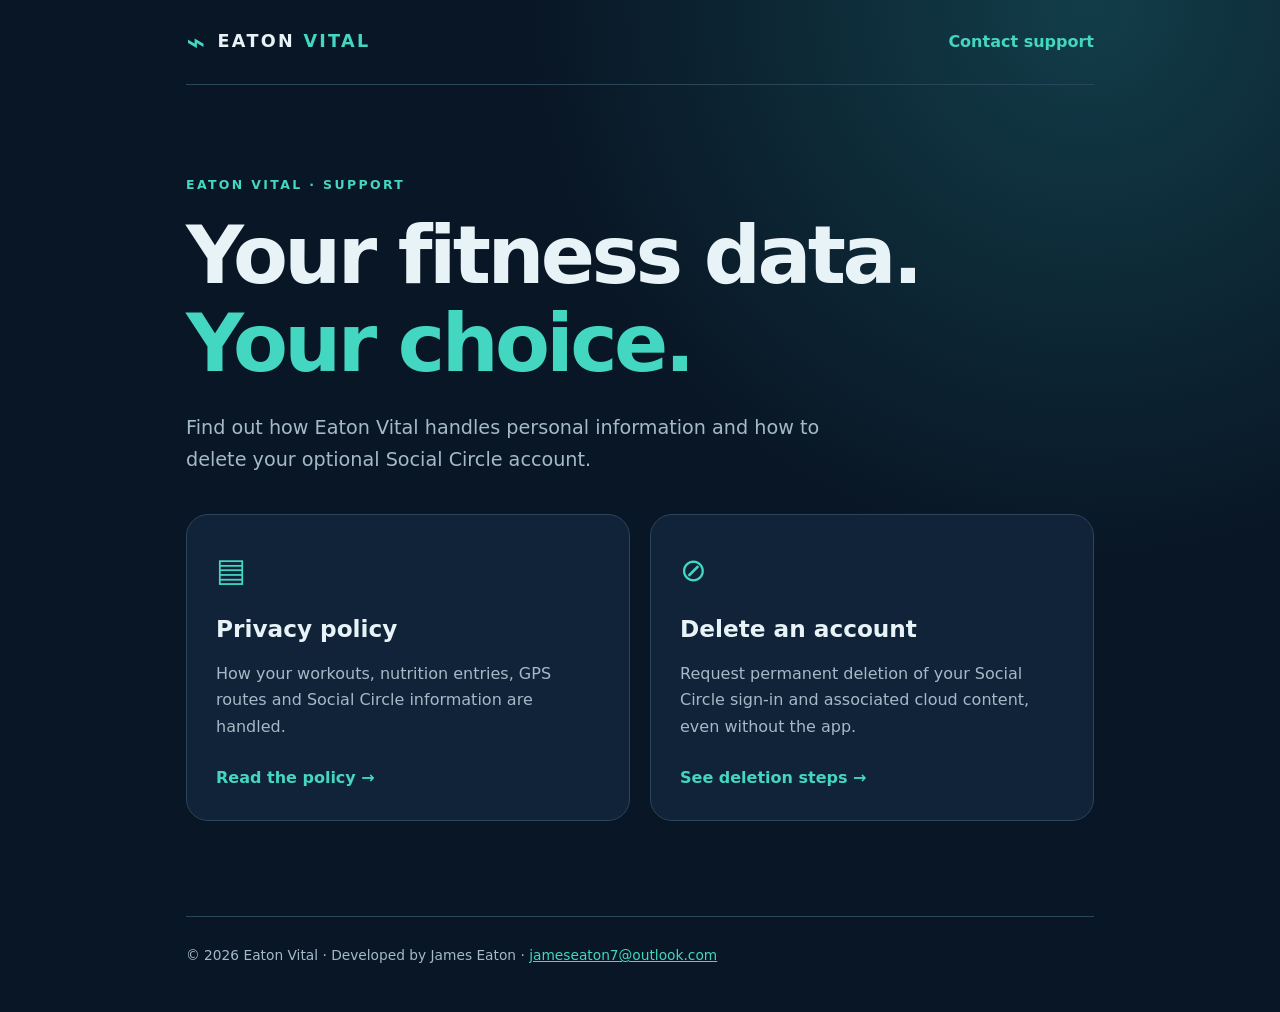
<file: index.html>
<!doctype html>
<html lang="en-GB"><head><meta charset="utf-8"><meta name="viewport" content="width=device-width, initial-scale=1"><meta name="color-scheme" content="dark"><meta name="description" content="Privacy information and account deletion support for Eaton Vital."><title>Eaton Vital | Privacy & Support</title><link rel="stylesheet" href="style.css"></head>
<body><div class="site"><header class="mast"><div class="brand"><span class="symbol" aria-hidden="true">⌁</span><span>EATON <b>VITAL</b></span></div><a class="nav" href="mailto:jameseaton7@outlook.com">Contact support</a></header><main class="hero"><p class="eyebrow">EATON VITAL · SUPPORT</p><h1>Your fitness data.<br><span>Your choice.</span></h1><p class="intro">Find out how Eaton Vital handles personal information and how to delete your optional Social Circle account.</p><div class="cards"><a class="tile" href="privacy.html"><span class="tile-icon">▤</span><h2>Privacy policy</h2><p>How your workouts, nutrition entries, GPS routes and Social Circle information are handled.</p><span class="arrow">Read the policy →</span></a><a class="tile" href="delete-account.html"><span class="tile-icon">⊘</span><h2>Delete an account</h2><p>Request permanent deletion of your Social Circle sign-in and associated cloud content, even without the app.</p><span class="arrow">See deletion steps →</span></a></div></main><footer>© 2026 Eaton Vital · Developed by James Eaton · <a href="mailto:jameseaton7@outlook.com">jameseaton7@outlook.com</a></footer></div></body></html>
</file>
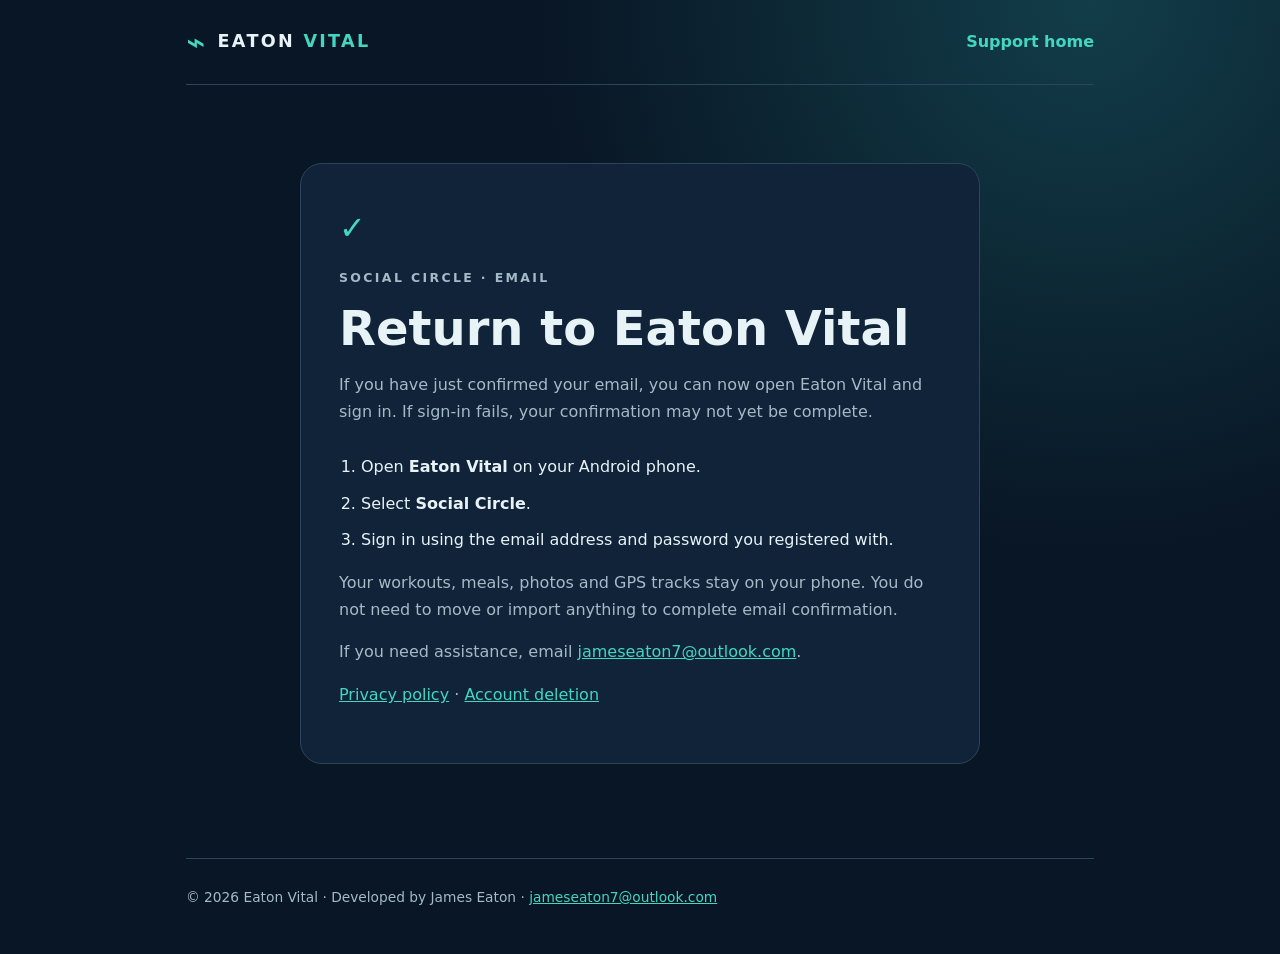
<file: auth-confirmed.html>
<!doctype html>
<html lang="en-GB">
<head>
<meta charset="utf-8">
<meta name="viewport" content="width=device-width,initial-scale=1">
<meta name="referrer" content="no-referrer">
<meta name="robots" content="noindex,nofollow">
<meta http-equiv="Cache-Control" content="no-store">
<title>Eaton Vital | Email confirmation</title>
<script>
  // Supabase may put a session token in the URL fragment after confirmation.
  // This public static page NEVER stores, transmits or displays that token.
  // Remove fragments and query strings from the address bar immediately.
  (function () {
    var hash = location.hash.slice(1), query=location.search.slice(1);
    var p = new URLSearchParams(hash.replace(/^\//, ''));
    var q = new URLSearchParams(query);
    var hasToken = p.has('access_token');
    var error = p.get('error_description') || p.get('error') || q.get('error_description') || q.get('error');
    try { history.replaceState(null, document.title, location.pathname); } catch (e) {}
    window.eatonVitalConfirmation = {confirmed:hasToken && !error,hasError:!!error};
  }());
</script>
<link rel="stylesheet" href="style.css">
<style>.confirm-panel{max-width:680px;margin:78px auto 94px;border:1px solid var(--border);border-radius:22px;padding:38px;background:var(--panel)}.confirm-panel h1{font-size:clamp(2rem,5vw,3rem);line-height:1.15;margin:12px 0}.confirm-panel p{color:var(--muted)}.confirm-panel a{color:var(--mint)}.steps{margin-top:28px;padding-left:22px}.steps li{margin-bottom:10px}.mark{color:var(--mint);font-size:2rem}.notice-error{color:#ffc1bd!important}@media(max-width:620px){.confirm-panel{margin:42px auto;padding:23px}}</style>
</head>
<body>
<div class="site">
<header class="mast"><div class="brand"><span class="symbol" aria-hidden="true">⌁</span><span>EATON <b>VITAL</b></span></div><a class="nav" href="index.html">Support home</a></header>
<main class="confirm-panel">
<div class="mark" aria-hidden="true">✓</div>
<p class="eyebrow">SOCIAL CIRCLE · EMAIL</p>
<h1 id="headline">Email confirmation</h1>
<p id="message">You can now return to Eaton Vital and sign in to Social Circle. If sign-in fails, check that your email has been confirmed.</p>
<ol class="steps"><li>Open <strong>Eaton Vital</strong> on your Android phone.</li><li>Select <strong>Social Circle</strong>.</li><li>Sign in using the email address and password you registered with.</li></ol>
<p>Your workouts, meals, photos and GPS tracks stay on your phone. You do not need to move or import anything to complete email confirmation.</p>
<p>If you need assistance, email <a href="mailto:jameseaton7@outlook.com">jameseaton7@outlook.com</a>.</p>
<p><a href="privacy.html">Privacy policy</a> · <a href="delete-account.html">Account deletion</a></p>
</main>
<footer>© 2026 Eaton Vital · Developed by James Eaton · <a href="mailto:jameseaton7@outlook.com">jameseaton7@outlook.com</a></footer>
</div>
<script>
  (function () {
    var state=window.eatonVitalConfirmation||{};
    var headline=document.getElementById('headline'),message=document.getElementById('message');
    if(state.confirmed){
      headline.textContent='Email confirmed';
      message.textContent='Your email address has been confirmed. Return to Eaton Vital and sign in to Social Circle.';
    } else if(state.hasError){
      headline.textContent='Confirmation could not be completed';
      message.textContent='Your confirmation link may have expired or already been used. Try signing in to Eaton Vital, or request a new confirmation email if needed.';
      message.className='notice-error';
    } else {
      headline.textContent='Return to Eaton Vital';
      message.textContent='If you have just confirmed your email, you can now open Eaton Vital and sign in. If sign-in fails, your confirmation may not yet be complete.';
    }
  }());
</script>
</body>
</html>
</file>
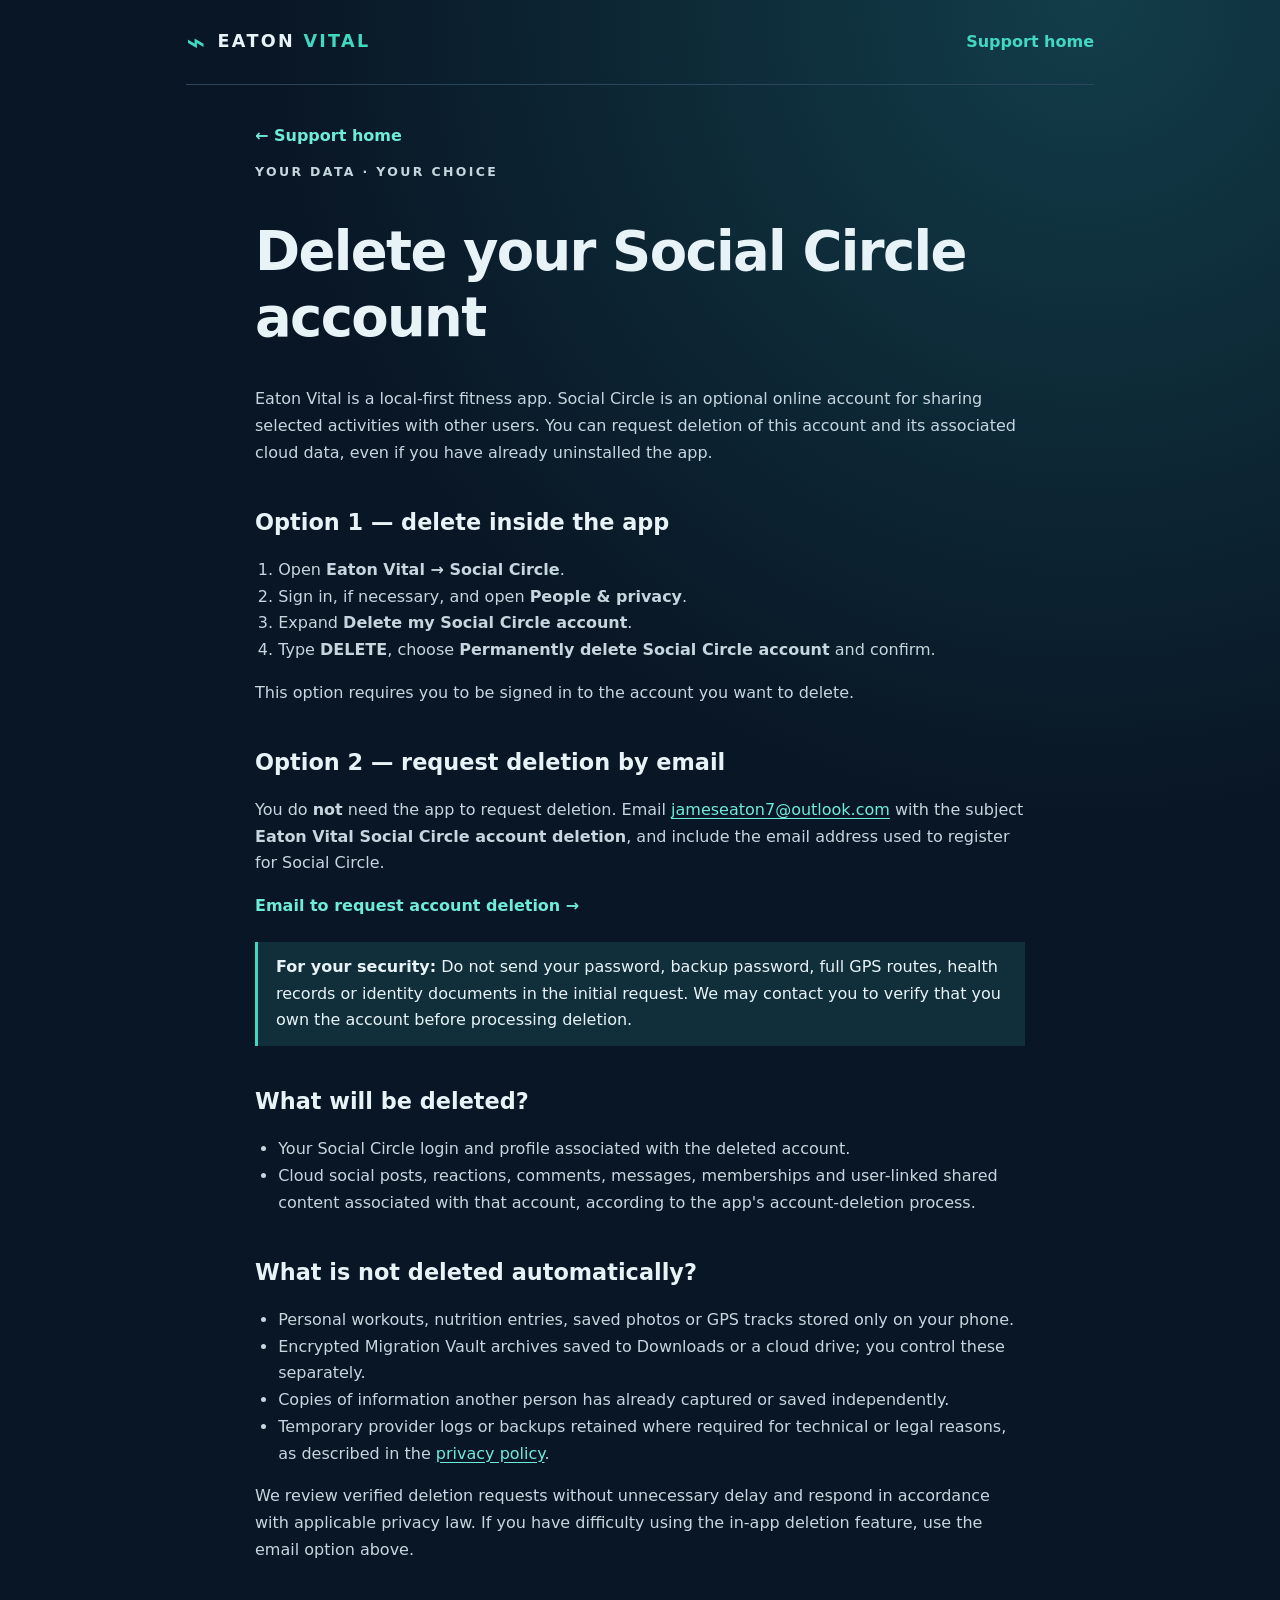
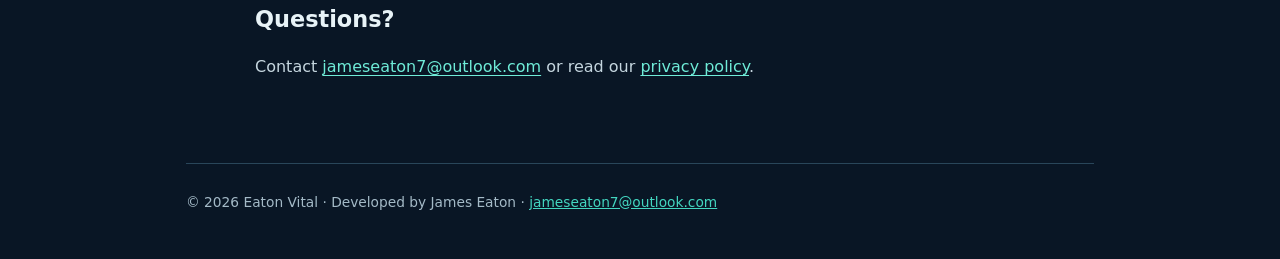
<file: delete-account.html>
<!doctype html>
<html lang="en-GB"><head><meta charset="utf-8"><meta name="viewport" content="width=device-width,initial-scale=1"><meta name="color-scheme" content="dark"><meta name="description" content="How to request deletion of an Eaton Vital Social Circle account without needing to reinstall the app."><title>Eaton Vital | Delete Your Account</title><link rel="stylesheet" href="style.css"></head>
<body><div class="site"><header class="mast"><div class="brand"><span class="symbol" aria-hidden="true">⌁</span><span>EATON <b>VITAL</b></span></div><a class="nav" href="index.html">Support home</a></header><main class="article"><a class="back" href="index.html">← Support home</a><p class="eyebrow">YOUR DATA · YOUR CHOICE</p><h1>Delete your Social Circle account</h1><p>Eaton Vital is a local-first fitness app. Social Circle is an optional online account for sharing selected activities with other users. You can request deletion of this account and its associated cloud data, even if you have already uninstalled the app.</p>
<h2>Option 1 — delete inside the app</h2><ol><li>Open <strong>Eaton Vital → Social Circle</strong>.</li><li>Sign in, if necessary, and open <strong>People & privacy</strong>.</li><li>Expand <strong>Delete my Social Circle account</strong>.</li><li>Type <strong>DELETE</strong>, choose <strong>Permanently delete Social Circle account</strong> and confirm.</li></ol><p>This option requires you to be signed in to the account you want to delete.</p>
<h2>Option 2 — request deletion by email</h2><p>You do <strong>not</strong> need the app to request deletion. Email <a href="mailto:jameseaton7@outlook.com?subject=Eaton%20Vital%20Social%20Circle%20account%20deletion">jameseaton7@outlook.com</a> with the subject <strong>Eaton Vital Social Circle account deletion</strong>, and include the email address used to register for Social Circle.</p><p><a class="back" href="mailto:jameseaton7@outlook.com?subject=Eaton%20Vital%20Social%20Circle%20account%20deletion">Email to request account deletion →</a></p><div class="notice"><strong>For your security:</strong> Do not send your password, backup password, full GPS routes, health records or identity documents in the initial request. We may contact you to verify that you own the account before processing deletion.</div>
<h2>What will be deleted?</h2><ul><li>Your Social Circle login and profile associated with the deleted account.</li><li>Cloud social posts, reactions, comments, messages, memberships and user-linked shared content associated with that account, according to the app's account-deletion process.</li></ul><h2>What is not deleted automatically?</h2><ul><li>Personal workouts, nutrition entries, saved photos or GPS tracks stored only on your phone.</li><li>Encrypted Migration Vault archives saved to Downloads or a cloud drive; you control these separately.</li><li>Copies of information another person has already captured or saved independently.</li><li>Temporary provider logs or backups retained where required for technical or legal reasons, as described in the <a href="privacy.html">privacy policy</a>.</li></ul><p>We review verified deletion requests without unnecessary delay and respond in accordance with applicable privacy law. If you have difficulty using the in-app deletion feature, use the email option above.</p>
<h2>Questions?</h2><p>Contact <a href="mailto:jameseaton7@outlook.com">jameseaton7@outlook.com</a> or read our <a href="privacy.html">privacy policy</a>.</p></main><footer>© 2026 Eaton Vital · Developed by James Eaton · <a href="mailto:jameseaton7@outlook.com">jameseaton7@outlook.com</a></footer></div></body></html>
</file>
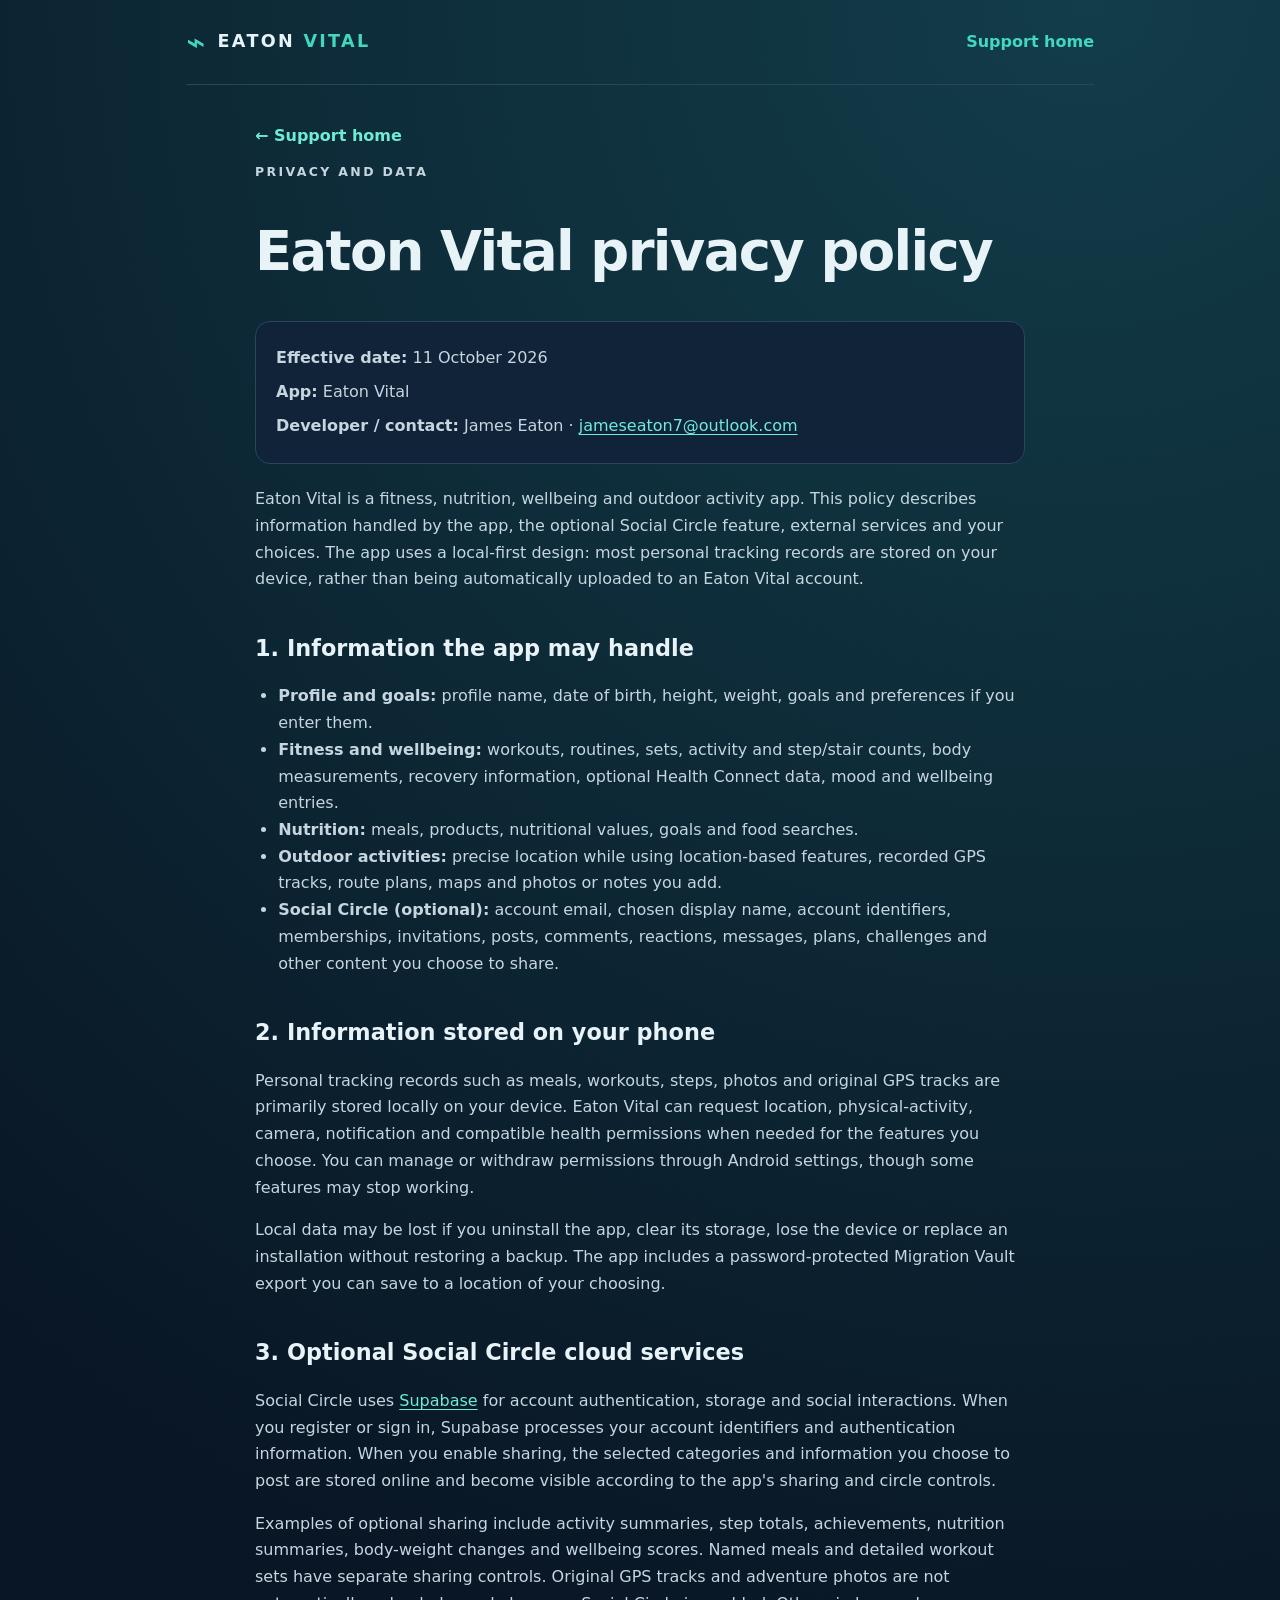
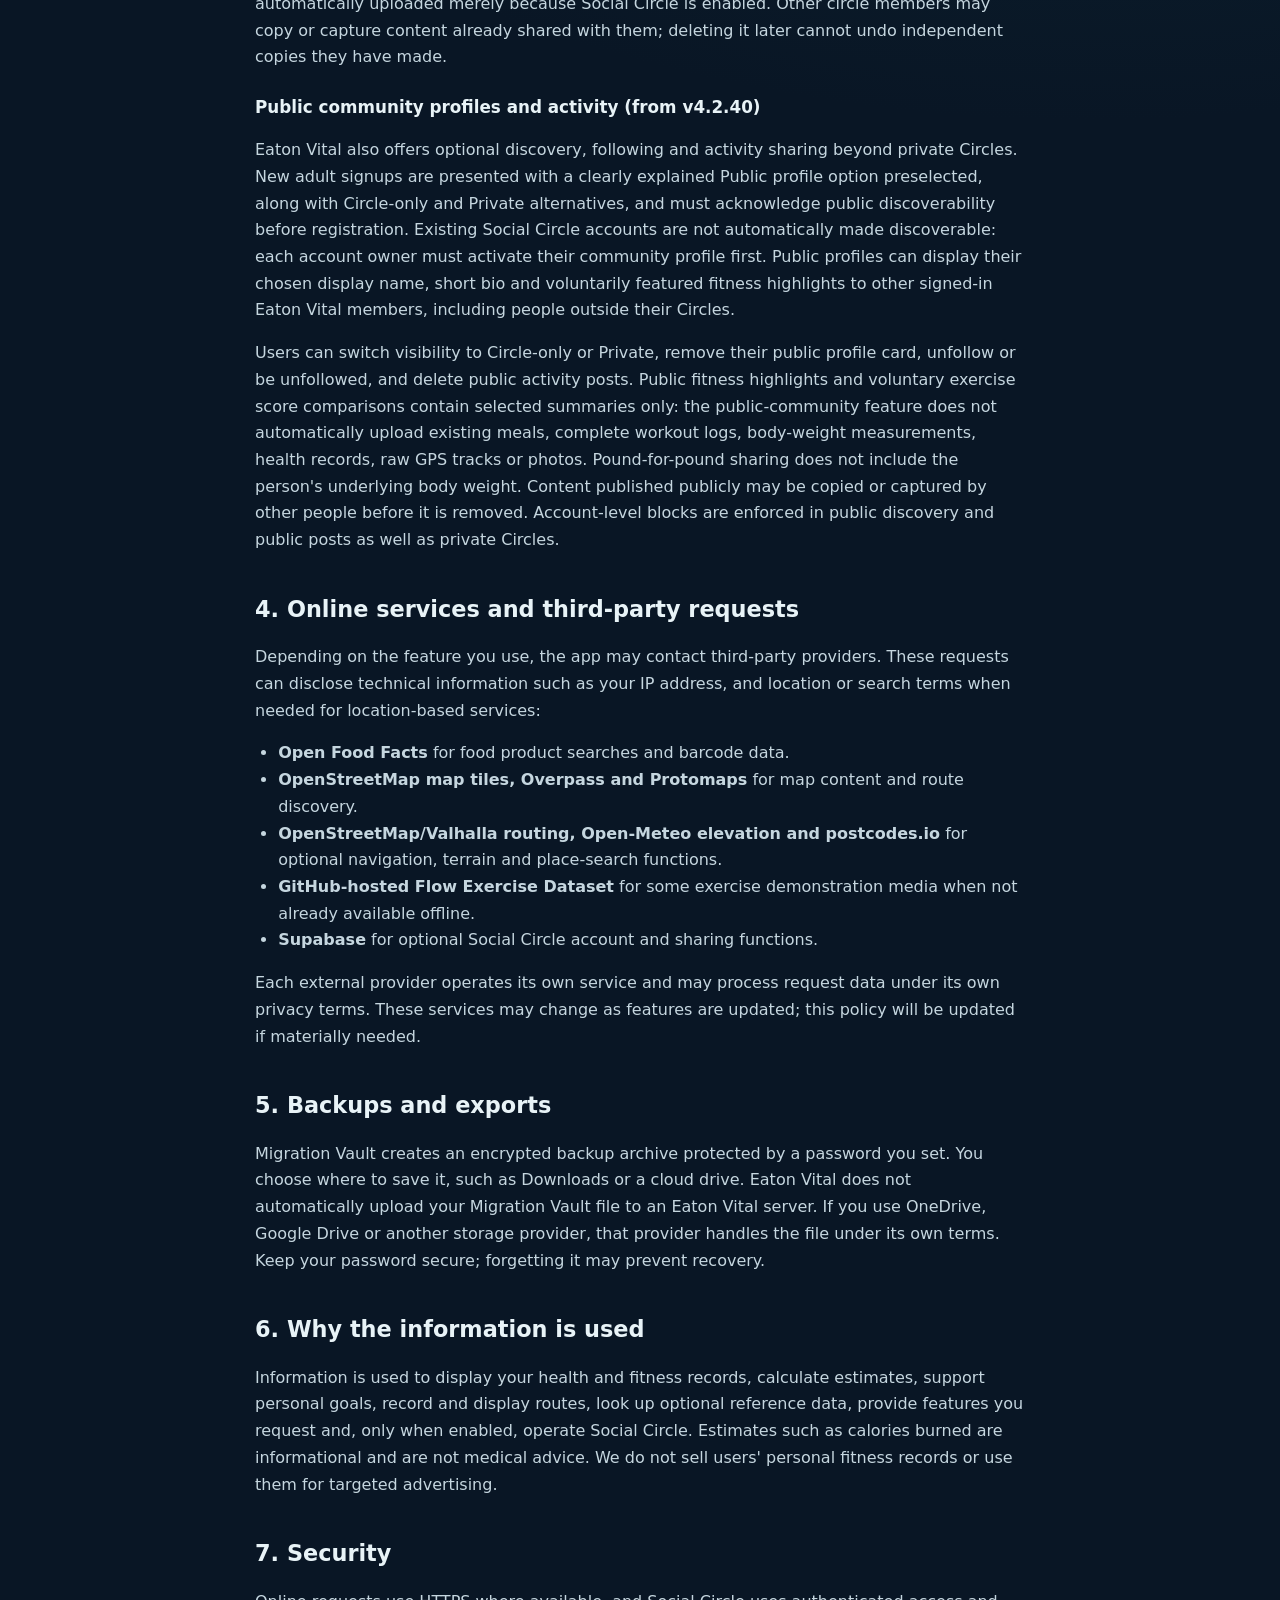
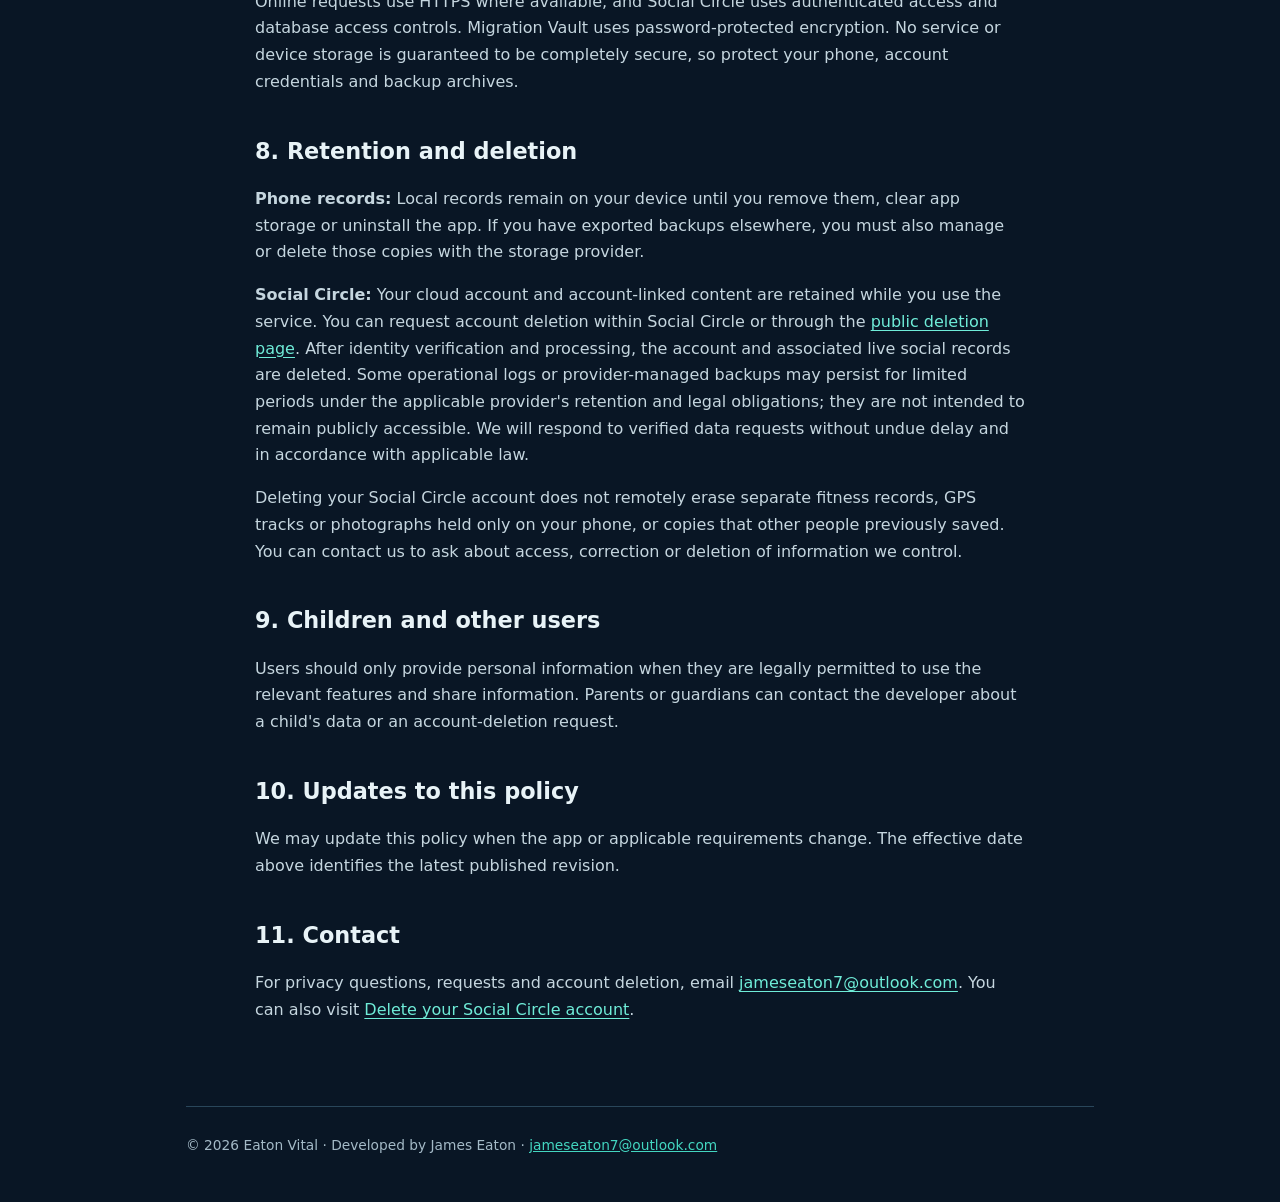
<file: privacy.html>
<!doctype html>
<html lang="en-GB"><head><meta charset="utf-8"><meta name="viewport" content="width=device-width,initial-scale=1"><meta name="color-scheme" content="dark"><meta name="description" content="Eaton Vital privacy policy: local fitness data, optional Social Circle sharing, online services, backups and deletion."><title>Eaton Vital | Privacy Policy</title><link rel="stylesheet" href="style.css"></head>
<body><div class="site"><header class="mast"><div class="brand"><span class="symbol" aria-hidden="true">⌁</span><span>EATON <b>VITAL</b></span></div><a class="nav" href="index.html">Support home</a></header><main class="article"><a class="back" href="index.html">← Support home</a><p class="eyebrow">PRIVACY AND DATA</p><h1>Eaton Vital privacy policy</h1><div class="details"><p><strong>Effective date:</strong> 11 October 2026</p><p><strong>App:</strong> Eaton Vital</p><p><strong>Developer / contact:</strong> James Eaton · <a href="mailto:jameseaton7@outlook.com">jameseaton7@outlook.com</a></p></div>
<p>Eaton Vital is a fitness, nutrition, wellbeing and outdoor activity app. This policy describes information handled by the app, the optional Social Circle feature, external services and your choices. The app uses a local-first design: most personal tracking records are stored on your device, rather than being automatically uploaded to an Eaton Vital account.</p>
<h2>1. Information the app may handle</h2>
<ul><li><strong>Profile and goals:</strong> profile name, date of birth, height, weight, goals and preferences if you enter them.</li><li><strong>Fitness and wellbeing:</strong> workouts, routines, sets, activity and step/stair counts, body measurements, recovery information, optional Health Connect data, mood and wellbeing entries.</li><li><strong>Nutrition:</strong> meals, products, nutritional values, goals and food searches.</li><li><strong>Outdoor activities:</strong> precise location while using location-based features, recorded GPS tracks, route plans, maps and photos or notes you add.</li><li><strong>Social Circle (optional):</strong> account email, chosen display name, account identifiers, memberships, invitations, posts, comments, reactions, messages, plans, challenges and other content you choose to share.</li></ul>
<h2>2. Information stored on your phone</h2><p>Personal tracking records such as meals, workouts, steps, photos and original GPS tracks are primarily stored locally on your device. Eaton Vital can request location, physical-activity, camera, notification and compatible health permissions when needed for the features you choose. You can manage or withdraw permissions through Android settings, though some features may stop working.</p><p>Local data may be lost if you uninstall the app, clear its storage, lose the device or replace an installation without restoring a backup. The app includes a password-protected Migration Vault export you can save to a location of your choosing.</p>
<h2>3. Optional Social Circle cloud services</h2><p>Social Circle uses <a href="https://supabase.com/privacy">Supabase</a> for account authentication, storage and social interactions. When you register or sign in, Supabase processes your account identifiers and authentication information. When you enable sharing, the selected categories and information you choose to post are stored online and become visible according to the app's sharing and circle controls.</p><p>Examples of optional sharing include activity summaries, step totals, achievements, nutrition summaries, body-weight changes and wellbeing scores. Named meals and detailed workout sets have separate sharing controls. Original GPS tracks and adventure photos are not automatically uploaded merely because Social Circle is enabled. Other circle members may copy or capture content already shared with them; deleting it later cannot undo independent copies they have made.</p>
<h3>Public community profiles and activity (from v4.2.40)</h3>
<p>Eaton Vital also offers optional discovery, following and activity sharing beyond private Circles. New adult signups are presented with a clearly explained Public profile option preselected, along with Circle-only and Private alternatives, and must acknowledge public discoverability before registration. Existing Social Circle accounts are not automatically made discoverable: each account owner must activate their community profile first. Public profiles can display their chosen display name, short bio and voluntarily featured fitness highlights to other signed-in Eaton Vital members, including people outside their Circles.</p>
<p>Users can switch visibility to Circle-only or Private, remove their public profile card, unfollow or be unfollowed, and delete public activity posts. Public fitness highlights and voluntary exercise score comparisons contain selected summaries only: the public-community feature does not automatically upload existing meals, complete workout logs, body-weight measurements, health records, raw GPS tracks or photos. Pound-for-pound sharing does not include the person's underlying body weight. Content published publicly may be copied or captured by other people before it is removed. Account-level blocks are enforced in public discovery and public posts as well as private Circles.</p>
<h2>4. Online services and third-party requests</h2><p>Depending on the feature you use, the app may contact third-party providers. These requests can disclose technical information such as your IP address, and location or search terms when needed for location-based services:</p><ul><li><strong>Open Food Facts</strong> for food product searches and barcode data.</li><li><strong>OpenStreetMap map tiles, Overpass and Protomaps</strong> for map content and route discovery.</li><li><strong>OpenStreetMap/Valhalla routing, Open-Meteo elevation and postcodes.io</strong> for optional navigation, terrain and place-search functions.</li><li><strong>GitHub-hosted Flow Exercise Dataset</strong> for some exercise demonstration media when not already available offline.</li><li><strong>Supabase</strong> for optional Social Circle account and sharing functions.</li></ul><p>Each external provider operates its own service and may process request data under its own privacy terms. These services may change as features are updated; this policy will be updated if materially needed.</p>
<h2>5. Backups and exports</h2><p>Migration Vault creates an encrypted backup archive protected by a password you set. You choose where to save it, such as Downloads or a cloud drive. Eaton Vital does not automatically upload your Migration Vault file to an Eaton Vital server. If you use OneDrive, Google Drive or another storage provider, that provider handles the file under its own terms. Keep your password secure; forgetting it may prevent recovery.</p>
<h2>6. Why the information is used</h2><p>Information is used to display your health and fitness records, calculate estimates, support personal goals, record and display routes, look up optional reference data, provide features you request and, only when enabled, operate Social Circle. Estimates such as calories burned are informational and are not medical advice. We do not sell users' personal fitness records or use them for targeted advertising.</p>
<h2>7. Security</h2><p>Online requests use HTTPS where available, and Social Circle uses authenticated access and database access controls. Migration Vault uses password-protected encryption. No service or device storage is guaranteed to be completely secure, so protect your phone, account credentials and backup archives.</p>
<h2>8. Retention and deletion</h2><p><strong>Phone records:</strong> Local records remain on your device until you remove them, clear app storage or uninstall the app. If you have exported backups elsewhere, you must also manage or delete those copies with the storage provider.</p><p><strong>Social Circle:</strong> Your cloud account and account-linked content are retained while you use the service. You can request account deletion within Social Circle or through the <a href="delete-account.html">public deletion page</a>. After identity verification and processing, the account and associated live social records are deleted. Some operational logs or provider-managed backups may persist for limited periods under the applicable provider's retention and legal obligations; they are not intended to remain publicly accessible. We will respond to verified data requests without undue delay and in accordance with applicable law.</p><p>Deleting your Social Circle account does not remotely erase separate fitness records, GPS tracks or photographs held only on your phone, or copies that other people previously saved. You can contact us to ask about access, correction or deletion of information we control.</p>
<h2>9. Children and other users</h2><p>Users should only provide personal information when they are legally permitted to use the relevant features and share information. Parents or guardians can contact the developer about a child's data or an account-deletion request.</p>
<h2>10. Updates to this policy</h2><p>We may update this policy when the app or applicable requirements change. The effective date above identifies the latest published revision.</p>
<h2>11. Contact</h2><p>For privacy questions, requests and account deletion, email <a href="mailto:jameseaton7@outlook.com">jameseaton7@outlook.com</a>. You can also visit <a href="delete-account.html">Delete your Social Circle account</a>.</p>
</main><footer>© 2026 Eaton Vital · Developed by James Eaton · <a href="mailto:jameseaton7@outlook.com">jameseaton7@outlook.com</a></footer></div></body></html>
</file>
<file: style.css>
:root{color-scheme:dark;--bg:#091625;--panel:#102339;--border:#29465a;--ink:#e8f3f7;--muted:#a4bac7;--mint:#43d6c0;--focus:#efffa4}*{box-sizing:border-box}html{font-family:system-ui,-apple-system,'Segoe UI',Roboto,Arial,sans-serif;font-size:16px;line-height:1.67}body{margin:0;background:radial-gradient(circle at 85% 0%,#123d49 0%,transparent 38%),var(--bg);color:var(--ink)}.site{max-width:960px;margin:auto;padding:0 26px}.mast{display:flex;justify-content:space-between;gap:16px;align-items:center;border-bottom:1px solid var(--border);padding:26px 0}.brand{display:flex;align-items:center;gap:10px;font-size:1.1rem;font-weight:750;letter-spacing:.13em}.brand b{color:var(--mint)}.symbol{color:var(--mint);font-size:2rem;line-height:1}.nav,.back{color:var(--mint);font-weight:600;text-decoration:none}.hero{padding:78px 0 95px}.eyebrow{color:var(--mint);font-size:.78rem;letter-spacing:.19em;font-weight:750}.hero h1{font-size:clamp(2.8rem,7vw,5rem);line-height:1.1;letter-spacing:-.045em;margin:16px 0 24px}.hero h1 span{color:var(--mint)}.intro{font-size:1.2rem;color:var(--muted);max-width:670px;margin:0 0 38px}.cards{display:grid;grid-template-columns:repeat(2,minmax(0,1fr));gap:20px}.tile{color:var(--ink);text-decoration:none;background:var(--panel);border:1px solid var(--border);border-radius:22px;padding:29px;display:block;transition:border-color .15s}.tile:hover{border-color:var(--mint)}.tile h2{margin:12px 0;font-size:1.45rem}.tile p{color:var(--muted);margin:0 0 24px}.tile-icon{font-size:2rem;color:var(--mint)}.arrow{color:var(--mint);font-weight:700}.article{max-width:770px;margin:0 auto;padding:38px 0 66px}.article h1{font-size:clamp(2.1rem,6vw,3.4rem);line-height:1.2;letter-spacing:-.03em}.article h2{font-size:1.4rem;margin:37px 0 8px}.article h3{font-size:1.05rem;margin:22px 0 7px}.article p,.article li{color:#c5d6df}.article ul,.article ol{padding-left:1.45rem}.article a{color:#6fecd8;text-underline-offset:3px}.details{border:1px solid var(--border);border-radius:15px;background:var(--panel);padding:16px 20px;margin:22px 0}.details p{margin:.45rem 0}.notice{border-left:3px solid var(--mint);padding:12px 18px;background:#102f3b;margin:22px 0}code{background:#173047;border-radius:4px;padding:2px 5px}footer{color:var(--muted);border-top:1px solid var(--border);padding:27px 0 45px;font-size:.86rem}footer a{color:var(--mint)}a:focus-visible{outline:3px solid var(--focus);outline-offset:4px;border-radius:4px}@media(max-width:620px){.site{padding:0 18px}.mast{padding:18px 0}.nav{font-size:.8rem}.hero{padding:52px 0}.cards{grid-template-columns:1fr}.tile{padding:22px}}
</file>
